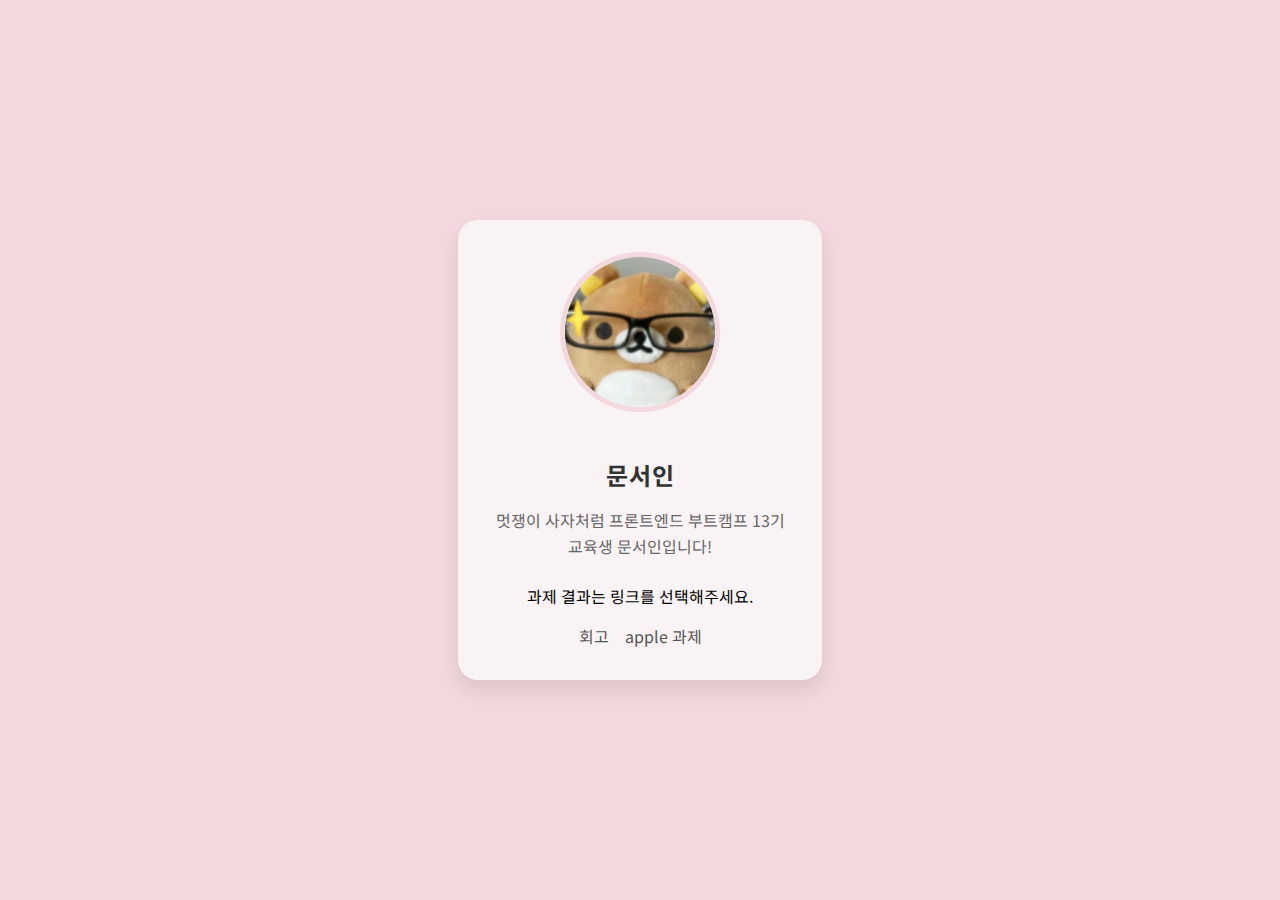
<file: index.html>
<!doctype html>
<html lang="ko">
  <head>
    <meta charset="UTF-8" />
    <meta name="viewport" content="width=device-width, initial-scale=1.0" />
    <title>HTML/CSS 과제</title>
    <style>
      body {
        margin: 0;
        padding: 0;
        font-family: "Noto Sans KR", sans-serif;
        background-color: #f3d9de;
        display: flex;
        justify-content: center;
        align-items: center;
        min-height: 100vh;
      }

      .profile-card {
        background: #faf3f6;
        border-radius: 20px;
        box-shadow: 0 10px 20px rgba(0, 0, 0, 0.1);
        padding: 2rem;
        width: 300px;
        text-align: center;
      }

      .profile-image {
        width: 150px;
        height: 150px;
        border-radius: 50%;
        margin-bottom: 1.5rem;
        object-fit: cover;
        border: 5px solid #f3d9de;
      }

      .name {
        font-size: 1.5rem;
        font-weight: bold;
        color: #333;
        margin-bottom: 0.5rem;
        letter-spacing: 1px;
      }

      .bio {
        color: #666;
        line-height: 1.6;
        margin-bottom: 1.5rem;
      }

      .homework-links {
        display: flex;
        justify-content: center;
        gap: 1rem;
        margin: 0;
        padding: 0;
        list-style: none;
      }

      .homework-links a {
        color: #555;
        text-decoration: none;
        transition: color 0.3s ease;
      }

      .homework-links a:hover {
        color: #ebb4bf;
      }

    </style>
    <link
      href="https://fonts.googleapis.com/css2?family=Noto+Sans+KR:wght@400;700&display=swap"
      rel="stylesheet"
    />
    <link
      rel="stylesheet"
      href="https://cdnjs.cloudflare.com/ajax/libs/font-awesome/5.15.4/css/all.min.css"
    />
  </head>
  <body>
    <div class="profile-card">
      <img
        src="./src/assets/images/seoin.jpeg"
        alt="프로필 이미지"
        class="profile-image"
      />
      <h1 class="name">문서인</h1>
      <p class="bio">멋쟁이 사자처럼 프론트엔드 부트캠프 13기 교육생 문서인입니다!</p>
      <p>과제 결과는 링크를 선택해주세요.</p>
      <ul class="homework-links">
        <li><a href="./src/apple/apple.md">회고</a</li>
        <li><a href="./src/apple/apple.html">apple 과제</a></li>
      </ul>
    </div>
  </body>
</html>
</file>
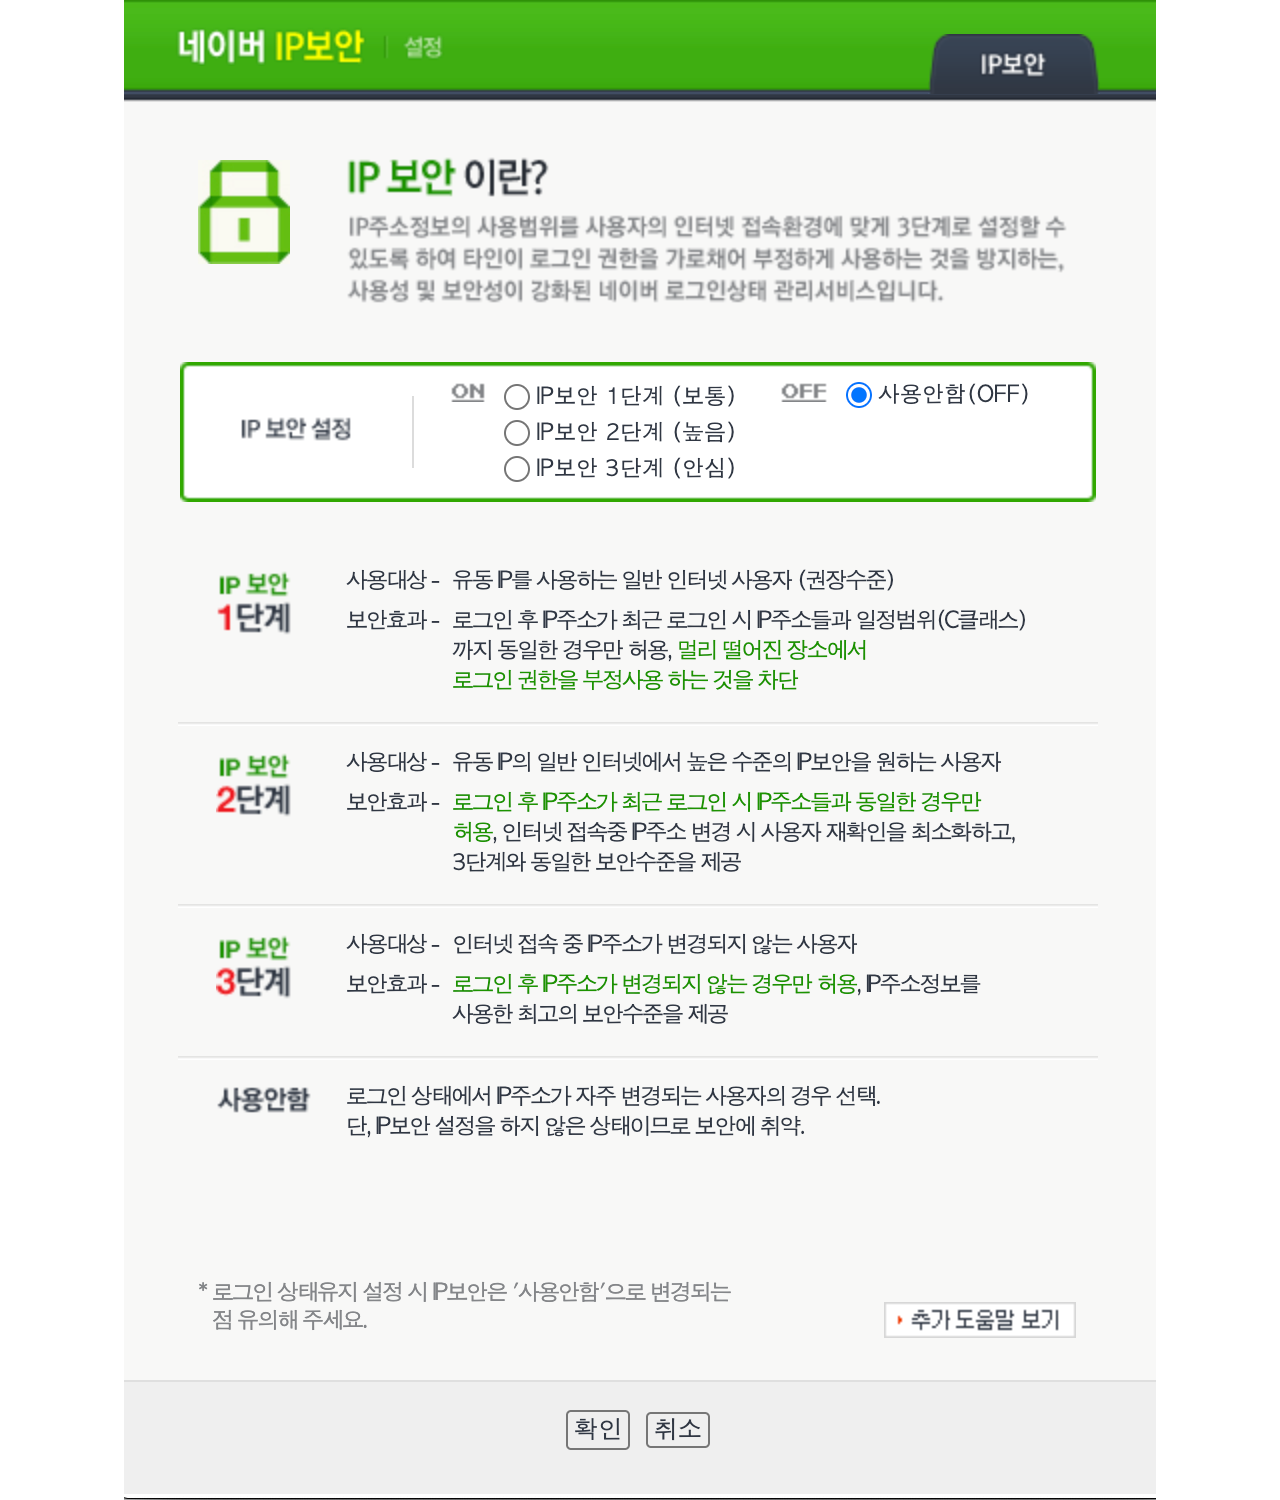
<file: src/login/pages/ip_security.html>
<!doctype html>
<html lang="ko">
  <head>
    <meta charset="UTF-8" />
    <meta name="viewport" content="width=device-width, initial-scale=1.0" />
    <title>네이버 IP 보안 로그인</title>
    <style>
      body {
        margin: 0;
      }

      div {
        display: flex;
        justify-content: center;
      }

      img {
        max-width: 100%;
        height: auto;
        margin: 0 auto;
      }
    </style>
  </head>

  <body>
    <div>
      <img src="./ip-security.png" alt="IP 보안 이란?..." />
    </div>
  </body>
</html>
</file>
